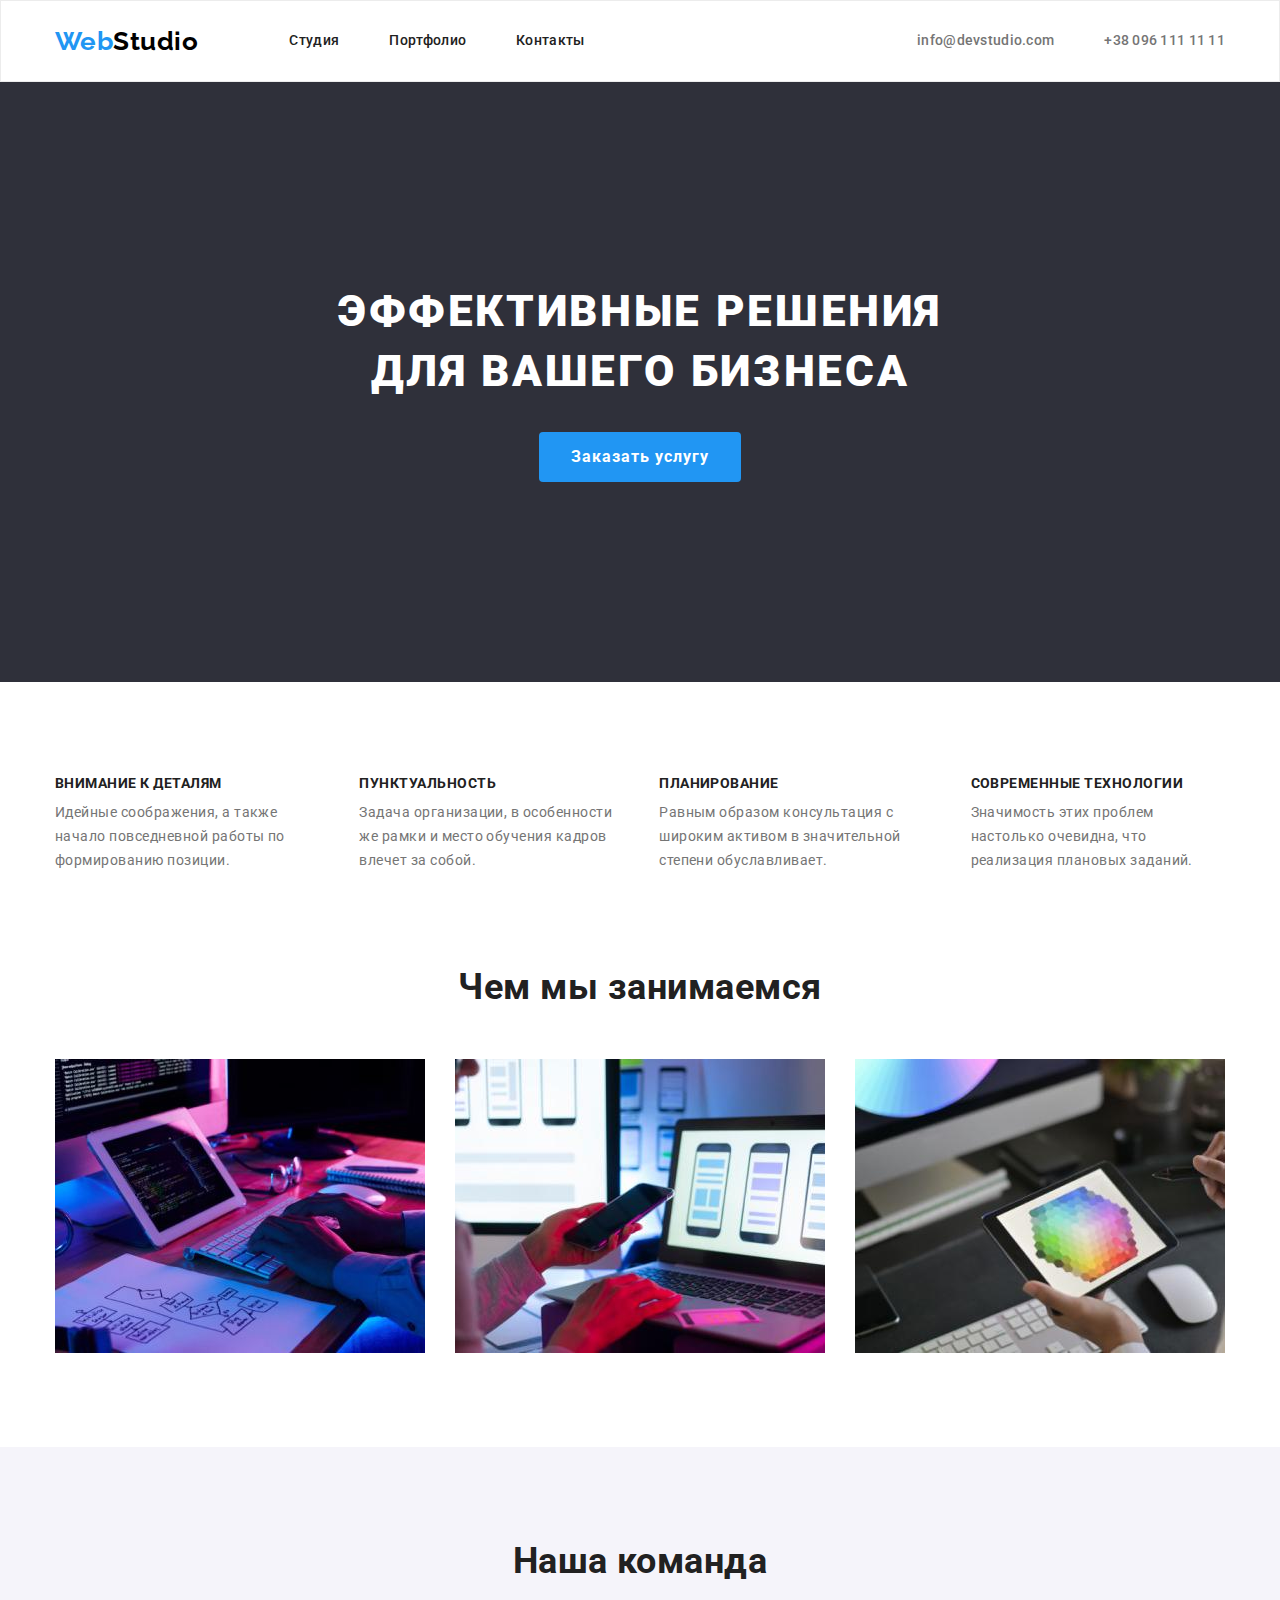
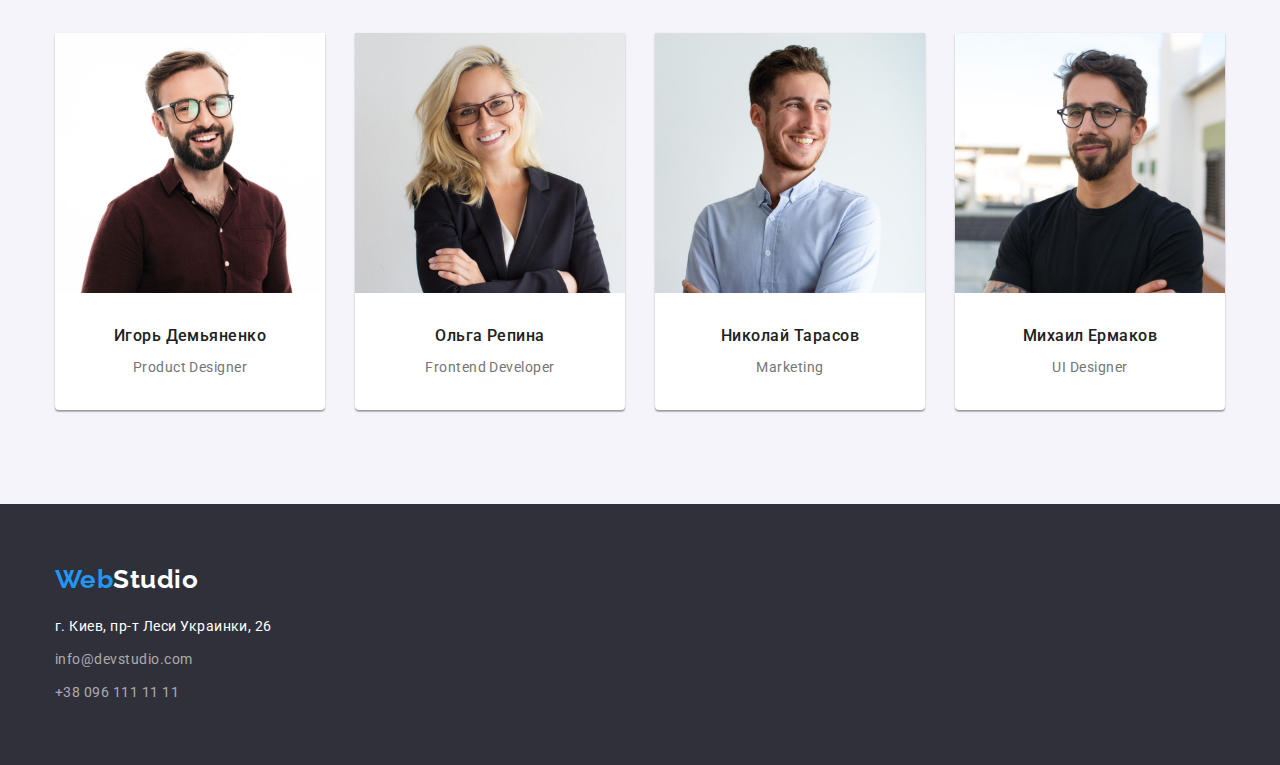
<file: index.html>
<!DOCTYPE html>
<html lang="ru">
  <head>
    <meta charset="UTF-8" />
    <meta http-equiv="X-UA-Compatible" content="IE=edge" />
    <meta name="viewport" content="width=device-width, initial-scale=1.0" />
    <title>WebStudio</title>
    <link rel="preconnect" href="https://fonts.gstatic.com" />
    <link
      href="https://fonts.googleapis.com/css2?family=Raleway:wght@700&family=Roboto:wght@400;500;700;900&display=swap"
      rel="stylesheet"
    />
    <link
      rel="stylesheet"
      href="https://cdnjs.cloudflare.com/ajax/libs/modern-normalize/1.0.0/modern-normalize.min.css"
    />
    <link rel="stylesheet" href="./css/webstudio.css" />
  </head>
  <body>
    <header class="top">
      <div class="container main-nav">
        <a href="" class="logo"><span class="accent-logo">Web</span>Studio</a>
        <nav class="first-nav">
          <ul class="list nav">
            <li class="item"><a href="" class="nav-link">Студия</a></li>
            <li class="item">
              <a href="./portfolio.html" class="nav-link">Портфолио</a>
            </li>
            <li class="item"><a href="" class="nav-link">Контакты</a></li>
          </ul>
        </nav>
        <ul class="list contacts">
          <li class="item">
            <a href="mailto:info@devstudio.com" class="contacts-link"
              >info@devstudio.com</a
            >
          </li>
          <li class="item">
            <a href="tel:+380961111111" class="contacts-link"
              >+38 096 111 11 11</a
            >
          </li>
        </ul>
      </div>
    </header>
    <main>
      <section class="hero">
        <h1 class="hero-title">Эффективные решения для вашего бизнеса</h1>
        <button type="button" class="hero-button">Заказать услугу</button>
      </section>
      <!--Content-section-->
      <section class="section-text">
        <!--possible h2-->
        <div class="container">
          <ul class="list describe">
            <li class="describe-item">
              <h3 class="list-title">Внимание к деталям</h3>
              <p class="list-text">
                Идейные соображения, а также начало повседневной работы по
                формированию позиции.
              </p>
            </li>
            <li class="describe-item">
              <h3 class="list-title">Пунктуальность</h3>
              <p class="list-text">
                Задача организации, в особенности же рамки и место обучения
                кадров влечет за собой.
              </p>
            </li>
            <li class="describe-item">
              <h3 class="list-title">Планирование</h3>
              <p class="list-text">
                Равным образом консультация с широким активом в значительной
                степени обуславливает.
              </p>
            </li>
            <li class="describe-item">
              <h3 class="list-title">Современные технологии</h3>
              <p class="list-text">
                Значимость этих проблем настолько очевидна, что реализация
                плановых заданий.
              </p>
            </li>
          </ul>
        </div>
      </section>
      <!--About me Section-->
      <section class="section-text no-padding">
        <div class="container">
          <h2 class="subtitle">Чем мы занимаемся</h2>
          <ul class="list about">
            <li class="about-item">
              <img
                class="about-image"
                src="./images/about-me/img.jpg"
                width="370"
                alt="Workspace"
              />
            </li>
            <li class="about-item">
              <img
                class="about-image"
                src="./images/about-me/img-2.jpg"
                width="370"
                alt="Developing"
              />
            </li>
            <li class="about-item">
              <img
                class="about-image"
                src="./images/about-me/img-3.jpg"
                width="370"
                alt="Testing"
              />
            </li>
          </ul>
        </div>
      </section>
      <!--Our team section-->
      <section class="section-text team">
        <div class="container">
          <h2 class="subtitle">Наша команда</h2>
          <ul class="list card">
            <li class="card-item">
              <img src="./images/our-team/img.jpg" width="270" alt="Designer" />
              <div class="team-card">
                <h3 class="list-title name">Игорь Демьяненко</h3>
                <p class="profession">Product Designer</p>
              </div>
            </li>
            <li class="card-item">
              <img
                src="./images/our-team/img-1.jpg"
                width="270"
                alt="Fe developer"
              />
              <div class="team-card">
                <h3 class="list-title name">Ольга Репина</h3>
                <p class="profession">Frontend Developer</p>
              </div>
            </li>
            <li class="card-item">
              <img
                src="./images/our-team/img-2.jpg"
                width="270"
                alt="Marketing"
              />
              <div class="team-card">
                <h3 class="list-title name">Николай Тарасов</h3>
                <p class="profession">Marketing</p>
              </div>
            </li>
            <li class="card-item">
              <img
                src="./images/our-team/img-3.jpg"
                width="270"
                alt="UI deisgner"
              />
              <div class="team-card">
                <h3 class="list-title name">Михаил Ермаков</h3>
                <p class="profession">UI Designer</p>
              </div>
            </li>
          </ul>
        </div>
      </section>
    </main>
    <footer class="bottom">
      <div class="container">
        <a href="" class="logo secondary"
          ><span class="accent-logo">Web</span>Studio</a
        >
        <address class="address">г. Киев, пр-т Леси Украинки, 26</address>
        <ul class="list-footer">
          <li class="list-item">
            <a href="mailto:info@devstudio.com">info@devstudio.com</a>
          </li>
          <li class="list-item">
            <a href="tel:+380961111111">+38 096 111 11 11</a>
          </li>
        </ul>
      </div>
    </footer>
  </body>
</html>
</file>
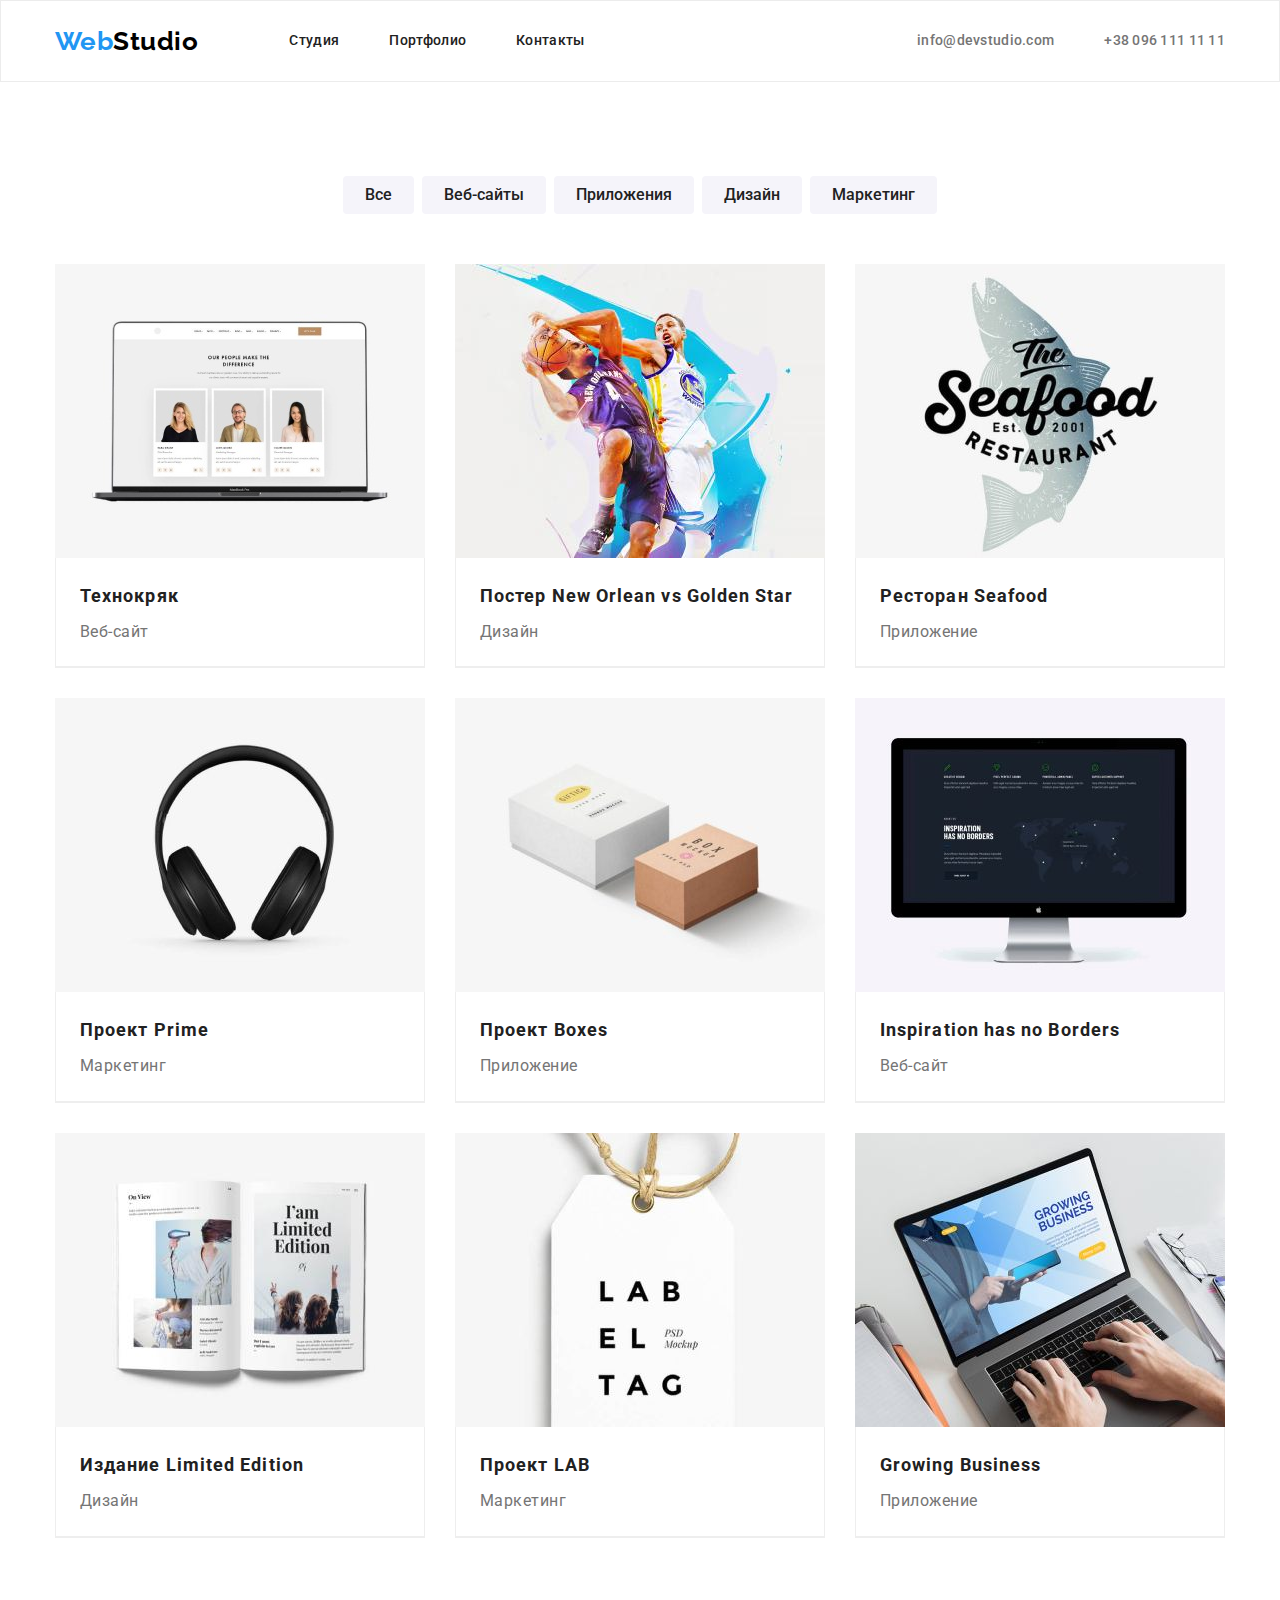
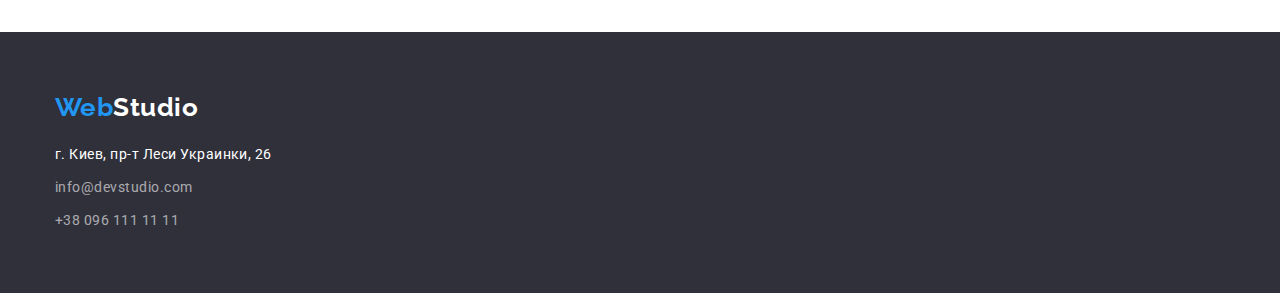
<file: portfolio.html>
<!DOCTYPE html>
<html lang="ru">
  <head>
    <meta charset="UTF-8" />
    <meta http-equiv="X-UA-Compatible" content="IE=edge" />
    <meta name="viewport" content="width=device-width, initial-scale=1.0" />
    <title>Portfolio</title>

    <link rel="preconnect" href="https://fonts.gstatic.com" />
    <link
      href="https://fonts.googleapis.com/css2?family=Raleway:wght@700&family=Roboto:wght@400;500;700;900&display=swap"
      rel="stylesheet"
    />
    <link
      rel="stylesheet"
      href="https://cdnjs.cloudflare.com/ajax/libs/modern-normalize/1.0.0/modern-normalize.min.css"
    />
    <link rel="stylesheet" href="./css/webstudio.css" />
  </head>
  <body>
    <header class="top">
      <div class="container main-nav">
        <a href="" class="logo"><span class="accent-logo">Web</span>Studio</a>
        <nav class="first-nav">
          <ul class="list nav">
            <li class="item">
              <a href="./index.html" class="nav-link">Студия</a>
            </li>
            <li class="item"><a href="" class="nav-link">Портфолио</a></li>
            <li class="item"><a href="" class="nav-link">Контакты</a></li>
          </ul>
        </nav>
        <ul class="list contacts">
          <li class="item">
            <a href="mailto:info@devstudio.com" class="contacts-link"
              >info@devstudio.com</a
            >
          </li>
          <li class="item">
            <a href="tel:+380961111111" class="contacts-link"
              >+38 096 111 11 11</a
            >
          </li>
        </ul>
      </div>
    </header>
    <main>
      <section class="prime-section">
        <div class="container">
          <!--hidden title-->
          <!-- <h1>Наше Портфолио</h1> -->
          <ul class="list examples">
            <li class="button-item">
              <button type="button" class="button">Все</button>
            </li>
            <li class="button-item">
              <button type="button" class="button">Веб-сайты</button>
            </li>
            <li class="button-item">
              <button type="button" class="button">Приложения</button>
            </li>
            <li class="button-item">
              <button type="button" class="button">Дизайн</button>
            </li>
            <li class="button-item">
              <button type="button" class="button">Маркетинг</button>
            </li>
          </ul>
          <!-- <h2>Примеры работ</h2> -->
          <ul class="list portfolio">
            <li class="portfolio-item">
              <a href="">
                <img
                  class="portfolio-image"
                  src="./images/portfolio/img-1.jpg"
                  width="370"
                  height="294"
                  alt="Рабочая страница"
                />
                <div class="portfolio-card">
                <h3 class="titles">Технокряк</h3>
                <p class="description">Веб-сайт</p>
                </div>
                </a>
            </li>
            <li class="portfolio-item">
              <a href="">
                <img
                  class="portfolio-image"
                  src="./images/portfolio/img-2.jpg"
                  width="370"
                  height="294"
                  alt="Два баскетбольных игрока"
                />
                <div class="portfolio-card">
                <h3 class="titles">Постер New Orlean vs Golden Star</h3>
                <p class="description">Дизайн</p>
                </div>
                </a>
            </li>
            <li class="portfolio-item">
              <a href="">
                <img
                  class="portfolio-image"
                  src="./images/portfolio/img-3.jpg"
                  width="370"
                  height="294"
                  alt="Логотип рыбного ресторана"
                />
                <div class="portfolio-card">
                <h3 class="titles">Ресторан Seafood</h3>
                <p class="description">Приложение</p>
                </div>
                </a
              >
            </li>
            <li class="portfolio-item">
              <a href="">
                <img
                  class="portfolio-image"
                  src="./images/portfolio/img-4.jpg"
                  width="370"
                  height="294"
                  alt="Наушники"
                />
                <div class="portfolio-card">
                <h3 class="titles">Проект Prime</h3>
                <p class="description">Маркетинг</p>
                </div>
                </a
              >
            </li>
            <li class="portfolio-item">
              <a href="">
                <img
                  class="portfolio-image"
                  src="./images/portfolio/img-5.jpg"
                  width="370"
                  height="294"
                  alt="Две коробки"
                />
                <div class="portfolio-card">
                <h3 class="titles">Проект Boxes</h3>
                <p class="description">Приложение</p>
                </div>
                </a
              >
            </li>
            <li class="portfolio-item">
              <a href="">
                <img
                  class="portfolio-image"
                  src="./images/portfolio/img-6.jpg"
                  width="370"
                  height="294"
                  alt="Монитор"
                />
                <div class="portfolio-card">
                <h3 class="titles">Inspiration has no Borders</h3>
                <p class="description">Веб-сайт</p>
                </div>
                </a>
            </li>
            <li class="portfolio-item">
              <a href="">
                <img
                  class="portfolio-image"
                  src="./images/portfolio/img-7.jpg"
                  width="370"
                  height="294"
                  alt="Журнал"
                />
                <div class="portfolio-card">
                <h3 class="titles">Издание Limited Edition</h3>
                <p class="description">Дизайн</p>
                </div>
                </a>
            </li>
            <li class="portfolio-item">
              <a href="">
                <img
                  class="portfolio-image"
                  src="./images/portfolio/img-8.jpg"
                  width="370"
                  height="294"
                  alt="Этикетка"
                />
                <div class="portfolio-card">
                <h3 class="titles">Проект LAB</h3>
                <p class="description">Маркетинг</p>
                </div>
                </a
              >
            </li>
            <li class="portfolio-item">
              <a href="">
                <img
                  class="portfolio-image"
                  src="./images/portfolio/img-9.jpg"
                  width="370"
                  height="294"
                  alt="Ноутбук"
                />
                <div class="portfolio-card">
                <h3 class="titles">Growing Business</h3>
                <p class="description">Приложение</p>
                </div>
                </a
              >
            </li>
          </ul>
        </div>
      </section>
    </main>
    <footer class="bottom">
      <div class="container">
        <a href="" class="logo second"
          ><span class="accent-logo">Web</span>Studio</a
        >
        <address class="address">г. Киев, пр-т Леси Украинки, 26</address>
        <ul class="list-footer">
          <li class="list-item">
            <a href="mailto:info@devstudio.com">info@devstudio.com</a>
          </li>
          <li class="list-item">
            <a href="tel:+380961111111">+38 096 111 11 11</a>
          </li>
        </ul>
      </div>
    </footer>
  </body>
</html>
</file>
<file: css/webstudio.css>
html {
  box-sizing: border-box;
}
*,
*::before,
*::after {
  box-sizing: inherit;
}
:root {
  --main-text-color: #212121;
  --text-color: #757575;
  --accent-color: #2196f3;
  --background-color: #f5f4fa;
  --footer-color: #2f303a;
  --footer-contacts: rgba(255, 255, 255, 0.6);
  --main-title: #ffff;
}
body {
  margin: 0;
  color: var(--main-text-color);
  font-family: Roboto, sans-serif;
  letter-spacing: 0.03em;
}
ul {
  list-style: none;
}
a {
  text-decoration: none;
}
.container {
  margin-left: auto;
  margin-right: auto;
  width: 1200px;
  padding-left: 15px;
  padding-right: 15px;
}
.list {
  margin: 0px;
  padding: 0px;
}
/* HEADER */
.top {
  border: 1px solid #ececec;
}

.main-nav {
  display: flex;
  align-items: center;
}
.first-nav .nav {
}
.nav {
  display: flex;
  letter-spacing: 0.02em;
}

.item + .item {
  margin-left: 50px;
}

.logo {
  margin-right: 91px;
  font-family: Raleway, sans-serif;
  color: black;
  font-weight: 700;
  font-size: 26px;
  line-height: 1.19;
}
.accent-logo {
  color: var(--accent-color);
}

.nav-link {
  display: block;
  padding-top: 32px;
  padding-bottom: 32px;
  color: inherit;
  font-weight: 500;
  font-size: 14px;
  line-height: 1.14;
}
.nav-link:hover,
.nav-link:focus {
  color: var(--accent-color);
}
.contacts {
  display: flex;
  margin-left: auto;
}

.contacts-link {
  display: block;
  padding-top: 32px;
  padding-bottom: 32px;
  color: var(--text-color);
  font-weight: 500;
  font-size: 14px;
  line-height: 1.14;
  letter-spacing: 0.02em;
}

.contacts-link:hover,
.contacts-link:focus {
  color: var(--accent-color);
}
/* HERO SECTION */
.hero {
  padding-top: 200px;
  padding-bottom: 200px;
  text-align: center;
  background-color: var(--footer-color);
}
.hero-title {
  margin-top: 0px;
  margin-left: auto;
  margin-right: auto;
  margin-bottom: 30px;
  width: 696px;
  color: var(--main-title);
  font-weight: 900;
  font-size: 44px;
  line-height: 1.36;
  letter-spacing: 0.06em;
  text-transform: uppercase;
}
.hero-button {
  display: inline-block;
  padding: 10px 32px;
  border-radius: 4px;
  border: 1px transparent;
  font-family: inherit;
  color: var(--main-title);
  background-color: var(--accent-color);
  cursor: pointer;

  font-weight: 700;
  font-size: 16px;
  line-height: 1.87;
  letter-spacing: 0.06em;
}
/* DESCRIPTION SECTION */
.section-text {
  padding-top: 94px;
  padding-bottom: 94px;
}
.describe {
  display: flex;
}

.describe-item + .describe-item {
  margin-left: 30px;
}
.list-title {
  margin-top: 0px;
  margin-bottom: 10px;
  font-weight: 700;
  font-size: 14px;
  line-height: 1.14;
  text-transform: uppercase;
}
.list-text {
  margin-top: 0px;
  margin-bottom: 0px;
  color: var(--text-color);
  font-size: 14px;
  line-height: 1.71;
}
/* ABOUT ME SECTION */
.no-padding {
  padding-top: 0px;
}
.subtitle {
  margin-top: 0px;
  margin-bottom: 50px;
  font-size: 36px;
  line-height: 1.16;
  text-align: center;
}
.about {
  display: flex;
}
.about-item + .about-item {
  margin-left: 30px;
}
.about-image {
  display: block;
}
/* OUR TEAM SECTION */
.team {
  background-color: var(--background-color);
}
.card {
  display: flex;
}
.card-item {
  text-align: center;
  box-shadow: 0px 1px 3px rgba(0, 0, 0, 0.12), 0px 1px 1px rgba(0, 0, 0, 0.14),
    0px 2px 1px rgba(0, 0, 0, 0.2);
  border-radius: 0px 0px 4px 4px;
  background-color: var(--main-title);
}
.card-item + .card-item {
  margin-left: 30px;
}
.team-card {
  padding-top: 30px;
  padding-bottom: 30px;
}
.name {
  margin-bottom: 10px;
  font-weight: 500;
  font-size: 16px;
  line-height: 1.18;
  text-transform: none;
}

.profession {
  margin-top: 0px;
  margin-bottom: 0px;
  color: var(--text-color);
  font-size: 14px;
  line-height: 1.71;
}
.bottom {
  background-color: var(--footer-color);
  padding-top: 60px;
  padding-bottom: 60px;
}
.secondary {
  display: inline-block;
  margin-bottom: 20px;
}

.bottom .logo {
  color: var(--main-title);
  font-family: Raleway, sans-serif;
  font-weight: 700;
  font-size: 26px;
  line-height: 1.19;
}

.address {
  color: var(--main-title);
  margin-bottom: 9px;
  font-size: 14px;
  font-style: normal;
  line-height: 1.7;
}
.list-footer {
  margin: 0px;

  padding-left: 0px;
}
.list-footer a {
  color: var(--footer-contacts);
  font-size: 14px;
  line-height: 1.71;
}
.list-item:first-child {
  display: inline-block;
  margin-bottom: 9px;
}

/* PORTFOLIO */
.prime-section {
  padding-top: 94px;
  padding-bottom: 94px;
}
.examples {
  display: flex;
  justify-content: center;
  margin-bottom: 50px;
}
.examples .button {
  font-family: inherit;
  font-weight: 500;
  font-size: 16px;
  line-height: 1.6;
  color: var(--main-text-color);
  background-color: var(--background-color);
}
.button {
  padding: 6px 22px;
  border: 1px transparent;
  border-radius: 4px;
}
.button-item + .button-item {
  margin-left: 8px;
}

.button:hover {
  background-color: var(--accent-color);
  color: #ffff;
  cursor: pointer;
}
.portfolio {
  display: flex;
  flex-wrap: wrap;
}
.portfolio a {
  color: var(--main-text-color);
}
.portfolio-item {
  margin-right: 30px;
  margin-bottom: 30px;
  width: calc((100% - 60px) / 3);

  border-bottom: 1px solid #eeeeee;
}
.portfolio-card {
  padding-top: 20px;
  padding-bottom: 20px;
  border-bottom: 1px solid #eeeeee;
  border-right: 1px solid #eeeeee;
  border-left: 1px solid #eeeeee;
}
.portfolio-item:nth-child(3n) {
  margin-right: 0px;
}
.portfolio-item:nth-last-child(-n + 3) {
  margin-bottom: 0px;
}
.portfolio-image {
  display: block;
}
.titles {
  margin-top: 0px;
  margin-bottom: 4px;
  margin-left: 24px;
  margin-right: 24px;
  font-size: 18px;
  line-height: 2;
  letter-spacing: 0.06em;
}
.description {
  margin-top: 0px;
  margin-bottom: 0px;
  margin-left: 24px;
  margin-right: 24px;
  color: var(--text-color);
  font-size: 16px;
  line-height: 1.8;
}
/* FOOTER */
.second {
  display: block;
  margin-right: 0px;
  margin-bottom: 20px;
}
</file>
